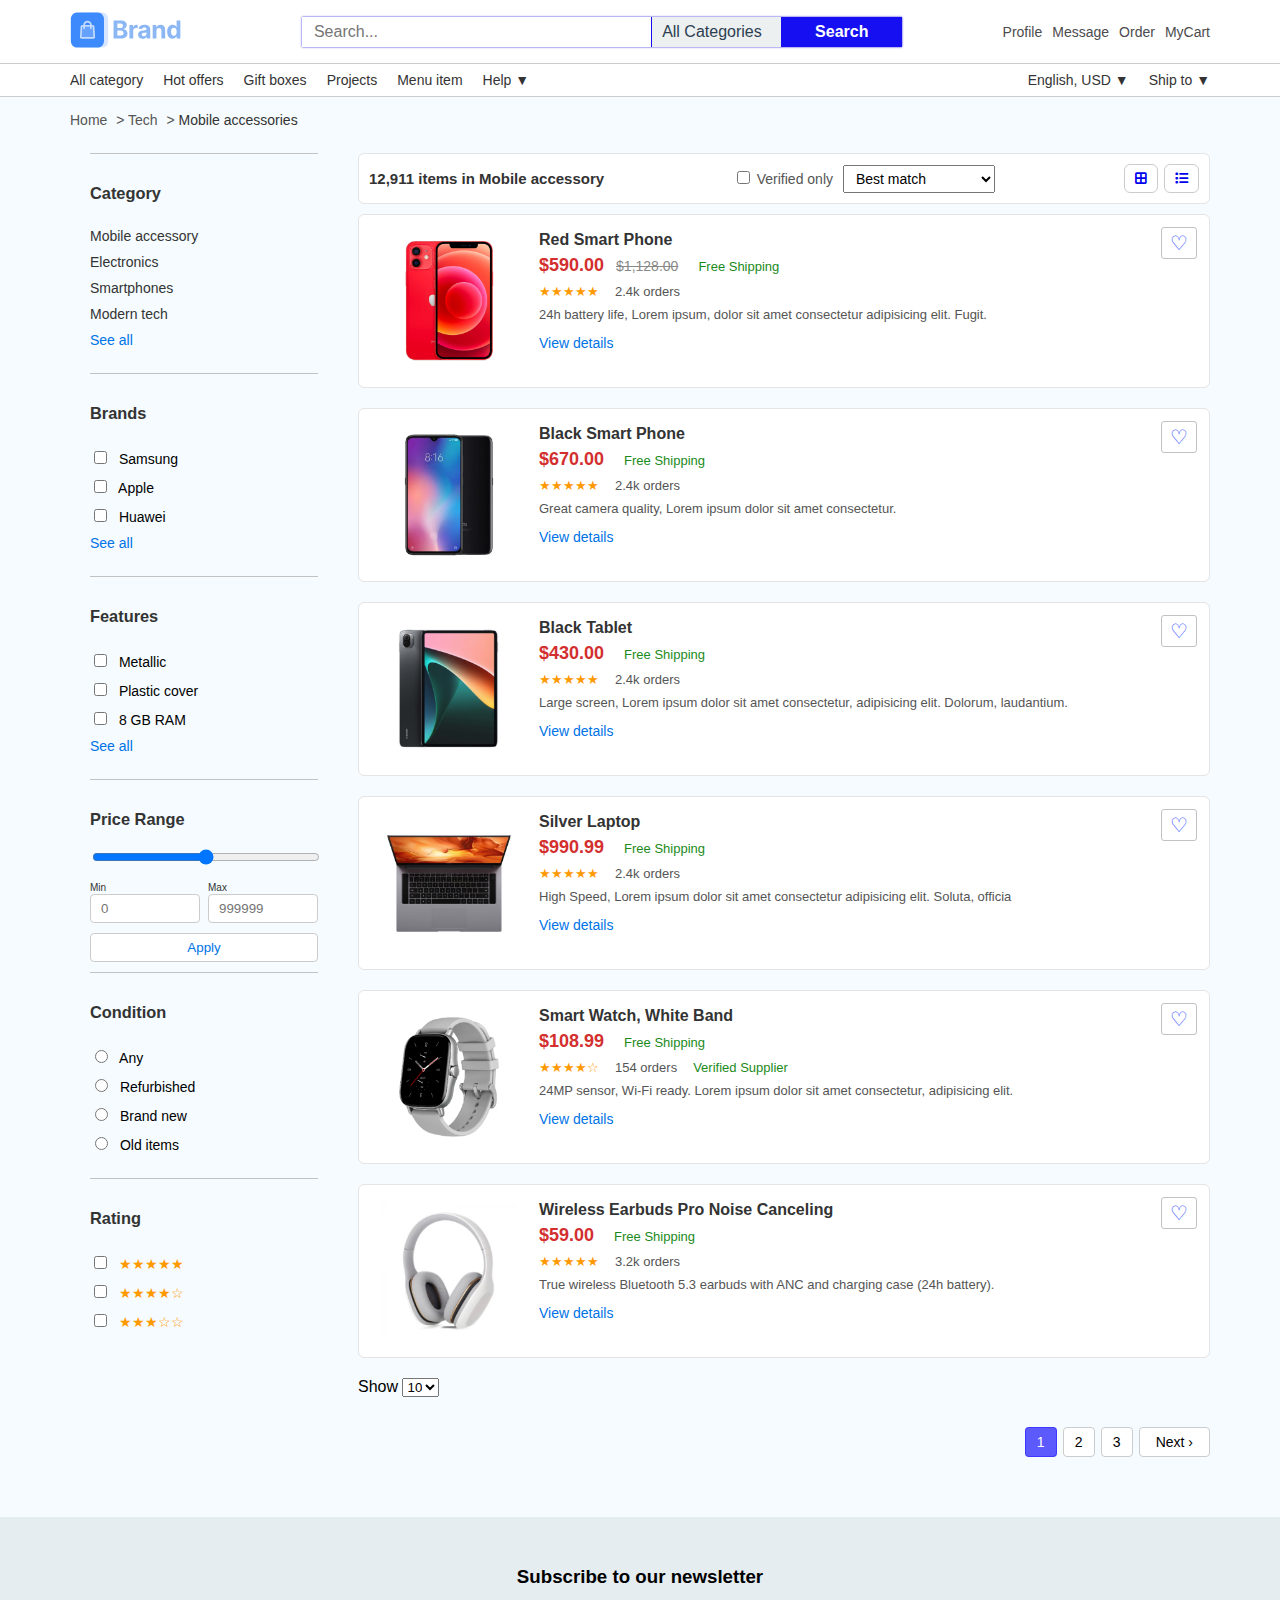
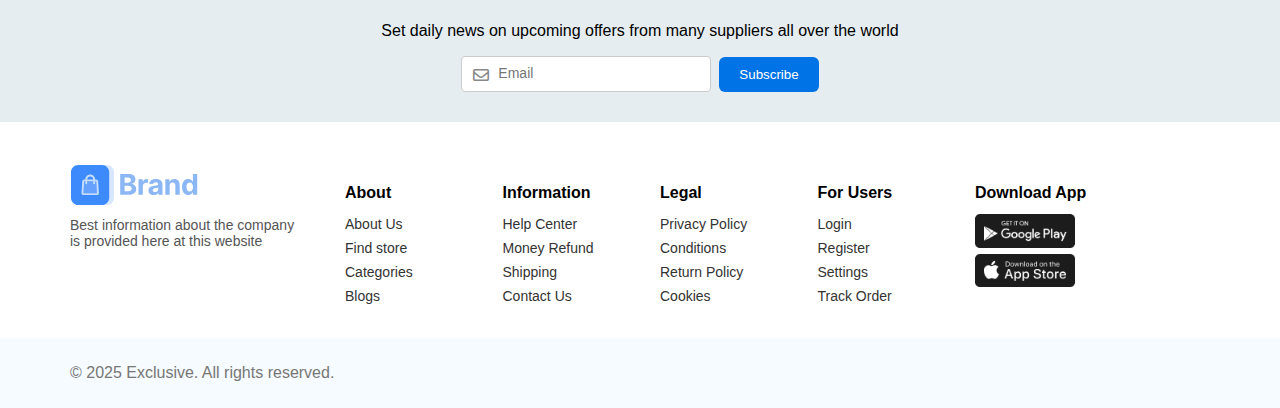
<file: list-view/index.html>
<!DOCTYPE html>
<html lang="en">
<head>
  <meta charset="UTF-8" />
  <meta name="viewport" content="width=device-width, initial-scale=1.0"/>
  <link rel="stylesheet" href="https://cdnjs.cloudflare.com/ajax/libs/font-awesome/6.4.0/css/all.min.css">
  <title>Web-List-View</title>
  <link rel="stylesheet" href="style.css" />
</head>
<body>

  <nav class="navbar">
    <div class="nav-left">
        <a href="../web-main/index.html" target="_blank"><img src="../images/logo-colored.svg" alt="logo-colored"></a>
    </div>

    <div class="nav-center">
    <div class="search-container">
        <input type="text" placeholder="Search...">
        <select class="category-select">
        <option>All Categories</option>
        <option>Books</option>
        <option>Clothing</option>
        <option>Electronics</option>
        </select>
        <button class="search-button">Search</button>
    </div>
    </div>

    <div class="nav-right">
        <a href="#">Profile</a>
        <a href="#">Message</a>
        <a href="#">Order</a>
        <a href="../cart/index.html">MyCart</a>
    </div>
  </nav>

  <div class="menu-bar">
    <ul class="menu-list">
      <li><a href="#">All category</a></li>
      <li><a href="#">Hot offers</a></li>
      <li><a href="#">Gift boxes</a></li>
      <li><a href="#">Projects</a></li>
      <li><a href="#">Menu item</a></li>
      <li><a href="#">Help ▼</a></li>

      <div class="menu-right">
        <li><a href="#">English, USD ▼</a></li>
        <li><a href="#">Ship to ▼</a></li>
      </div>
    </ul>
  </div>

  <!-- Breadcrumb / History Tabs -->
    <div class="breadcrumb">
        <a href="../web-main/index.html">Home</a> &gt;
        <a href="#">Tech</a> &gt;
        <!-- <a href="#">Men's Wear</a> &gt; -->
        <span>Mobile accessories</span>
    </div>

  <!-- Main Content Wrapper -->
<div class="main-content">
  
  <!-- Sidebar -->
  <aside class="sidebar">
    <h3>Category</h3>
    <ul id="category-list">
      <li><a href="#">Mobile accessory</a></li>
      <li><a href="#">Electronics</a></li>
      <li><a href="#">Smartphones</a></li>
      <li><a href="#">Modern tech</a></li>
      
      <li class="extra hidden">Home appliances</li>
      <li class="extra hidden">Gaming</li>
      
      <li id="see-all">
        <a href="#" onclick="toggleSeeMore('category-list'); return false;">See all</a>
      </li>
    </ul>
    
    <h3>Brands</h3>
    <ul>
      <li><input type="checkbox"> Samsung</li>
      <li><input type="checkbox"> Apple</li>
      <li><input type="checkbox"> Huawei</li>

      <li class="extra hidden">Lenovo</li>
      <li class="extra hidden">Pocco</li>
      
      <li id="see-all">
        <a href="#" onclick="toggleSeeMore('category-list'); return false;">See all</a>
      </li>
    </ul>
    
    <h3>Features</h3>
    <ul>
      <li><input type="checkbox"> Metallic</li>
      <li><input type="checkbox"> Plastic cover</li>
      <li><input type="checkbox"> 8 GB RAM</li>

      <li class="extra hidden">Superr power</li>
      <li class="extra hidden">Large Memory</li>
      
      <li id="see-all">
        <a href="#" onclick="toggleSeeMore('category-list'); return false;">See all</a>
      </li>
    </ul>

    <h3>Price Range</h3>
    <input type="range" min="0" max="2000" step="50">
    <div class="price-range">
        <div class="mindiv">
            <label for="min-price">Min</label>
            <input type="number" id="min-price" placeholder="0" class="price-input">
        </div>
        <!-- <span>-</span> -->
        <div class="maxdiv">
            <label for="max-price">Max</label>
            <input type="number" id="max-price" placeholder="999999" class="price-input">
        </div>
    </div>
    <button class="apply-btn">Apply</button>

    <h3>Condition</h3>
    <ul>
        <li><input type="radio"> Any</li>
        <li><input type="radio"> Refurbished</li>
        <li><input type="radio"> Brand new</li>
        <li><input type="radio"> Old items</li>
    </ul>


    <h3>Rating</h3>
    <ul class="rating">
      <li><input type="checkbox" name="rating"> ★★★★★</li>
      <li><input type="checkbox" name="rating"> ★★★★☆</li>
      <li><input type="checkbox" name="rating"> ★★★☆☆</li>
    </ul>
  </aside>

  <!-- Product listing will go here -->
  <section class="product-list">
  <div class="product-list-header">
    <h2>12,911 items in <strong>Mobile accessory</strong></h2>
    <div class="sort-controls">
      <label><input type="checkbox" /> Verified only</label>
      <select id="sort">
        <option>Best match</option>
        <option>Price: Low to High</option>
        <option>Price: High to Low</option>
        <option>Top Rated</option>
      </select>
    </div>
    <div class="controls">
    <button class="view-toggle"><a href="../grid-view/index.html"><i class="fa-solid fa-border-all"></i></a></button>
    <button class="view-toggle"><a href="../list-view/index.html"><i class="fa-solid fa-list"></i></a></button>
  </div>
  </div>

  <!-- Product Card -->
  
  <article class="product-card">
    <div class="product-img-wrap">
      <img src="../images/tech1.jpg" alt="Red Smart Phone">
    </div>
    <div class="product-info">
      <h3 class="product-title">
        <a href="#">Red Smart Phone</a>
      </h3>
      
      <div class="product-price-row">
        <span class="price">$590.00</span>
        <span class="old-price">$1,128.00</span>
        <span class="shipping">Free Shipping</span>
      </div>

      <div class="product-meta-row">
        <span class="rating">★★★★★</span>
        <span class="orders">2.4k orders</span>
      </div>

      <p class="product-desc">
        24h battery life, Lorem ipsum, dolor sit amet consectetur adipisicing elit. Fugit.
      </p>
      
      <a href="../details/index.html" class="details-link">View details</a>
    </div>
    <button class="wishlist-btn" aria-label="Add to wishlist">♡</button>
  </article>
  
  <article class="product-card">
    <div class="product-img-wrap">
      <img src="../images/tech3.jpg" alt="black Smart Phone">
    </div>
    <div class="product-info">
      <h3 class="product-title">
        <a href="#">Black Smart Phone</a>
      </h3>
      
      <div class="product-price-row">
        <span class="price">$670.00</span>
        <span class="shipping">Free Shipping</span>
      </div>

      <div class="product-meta-row">
        <span class="rating">★★★★★</span>
        <span class="orders">2.4k orders</span>
      </div>
      
      <p class="product-desc">
        Great camera quality, Lorem ipsum dolor sit amet consectetur.
      </p>
      
      <a href="#" class="details-link">View details</a>
    </div>
    <button class="wishlist-btn" aria-label="Add to wishlist">♡</button>
  </article>
  
  <article class="product-card">
    <div class="product-img-wrap">
      <img src="../images/tech2.jpg" alt="Black Tablet">
    </div>
    <div class="product-info">
      <h3 class="product-title">
        <a href="#">Black Tablet</a>
      </h3>

      <div class="product-price-row">
        <span class="price">$430.00</span>
        <span class="shipping">Free Shipping</span>
      </div>
      
      <div class="product-meta-row">
        <span class="rating">★★★★★</span>
        <span class="orders">2.4k orders</span>
      </div>
      
      <p class="product-desc">
        Large screen, Lorem ipsum dolor sit amet consectetur, adipisicing elit. Dolorum, laudantium.
      </p>
      
      <a href="#" class="details-link">View details</a>
    </div>
    <button class="wishlist-btn" aria-label="Add to wishlist">♡</button>
  </article>
  
  <article class="product-card">
    <div class="product-img-wrap">
    <img src="../images/tech7.jpg" alt="Silver Laptop">
  </div>
  <div class="product-info">
    <h3 class="product-title">
      <a href="#">Silver Laptop</a>
    </h3>
    
    <div class="product-price-row">
      <span class="price">$990.99</span>
      <span class="shipping">Free Shipping</span>
    </div>

    <div class="product-meta-row">
      <span class="rating">★★★★★</span>
      <span class="orders">2.4k orders</span>
    </div>
    
    <p class="product-desc">
      High Speed, Lorem ipsum dolor sit amet consectetur adipisicing elit. Soluta, officia
    </p>

    <a href="#" class="details-link">View details</a>
  </div>
  <button class="wishlist-btn" aria-label="Add to wishlist">♡</button>
</article>

<article class="product-card">
  <div class="product-img-wrap">
    <img src="../images/tech8.jpg" alt="Smart Watch">
  </div>
  <div class="product-info">
    <h3 class="product-title">
      <a href="#">Smart Watch, White Band</a>
    </h3>

    <div class="product-price-row">
      <span class="price">$108.99</span>
      <span class="shipping">Free Shipping</span>
    </div>

    <div class="product-meta-row">
      <span class="rating">★★★★☆</span>
      <span class="orders">154 orders</span>
      <span class="verified">Verified Supplier</span>
    </div>

    <p class="product-desc">
      24MP sensor, Wi-Fi ready. Lorem ipsum dolor sit amet consectetur, adipisicing elit.
    </p>

    <a href="#" class="details-link">View details</a>
  </div>
  <button class="wishlist-btn" aria-label="Add to wishlist">♡</button>
</article>
<article class="product-card">
    <div class="product-img-wrap">
      <img src="../images/tech9.jpg" alt="Wireless Earbuds Pro">
    </div>
    <div class="product-info">
      <h3 class="product-title">
        <a href="#">Wireless Earbuds Pro Noise Canceling</a>
      </h3>

      <div class="product-price-row">
        <span class="price">$59.00</span>
        <span class="shipping">Free Shipping</span>
      </div>

      <div class="product-meta-row">
        <span class="rating">★★★★★</span>
        <span class="orders">3.2k orders</span>
      </div>

      <p class="product-desc">
        True wireless Bluetooth 5.3 earbuds with ANC and charging case (24h battery).
      </p>

      <a href="#" class="details-link">View details</a>
    </div>
    <button class="wishlist-btn" aria-label="Add to wishlist">♡</button>
  </article>


  <!-- Pagination -->
   <div class="pagination-control">
  <label for="show-count">Show</label>
  <select id="show-count" name="show-count">
    <option>10</option>
    <option>20</option>
    <option>30</option>
    <option>50</option>
  </select>
</div>

  <nav class="pagination">
    <button class="page-btn current">1</button>
    <button class="page-btn">2</button>
    <button class="page-btn">3</button>
    <button class="page-btn next">Next ›</button>
  </nav>
</section>

</div>


  <div class="subscribe">
    <h3>Subscribe to our newsletter</h3>
    <p>Set daily news on upcoming offers from many suppliers all over the world</p>
    <div class="email">
      <i class="fa-regular fa-envelope email-icon"></i>
      <input type="text" placeholder="Email">
      <button id="subscribe">Subscribe</button>
      </div>
  </div>

<footer class="main-footer">
  <div class="footer-grid">
    <div class="footer-brand">
      <a href="#" target="_blank"><img src="../images/logo-colored.svg" alt="logo-colored"></a>
      <p>Best information about the company is provided here at this website</p>
    </div>

    <!-- List Columns -->
    <div class="footer-column">
      <h4>About</h4>
      <ul>
        <li><a href="#">About Us</a></li>
        <li><a href="#">Find store</a></li>
        <li><a href="#">Categories</a></li>
        <li><a href="#">Blogs</a></li>
      </ul>
    </div>

    <div class="footer-column">
      <h4>Information</h4>
      <ul>
        <li><a href="#">Help Center</a></li>
        <li><a href="#">Money Refund</a></li>
        <li><a href="#">Shipping</a></li>
        <li><a href="#">Contact Us</a></li>
      </ul>
    </div>

    <div class="footer-column">
      <h4>Legal</h4>
      <ul>
        <li><a href="#">Privacy Policy</a></li>
        <li><a href="#">Conditions</a></li>
        <li><a href="#">Return Policy</a></li>
        <li><a href="#">Cookies</a></li>
      </ul>
    </div>

    <div class="footer-column">
      <h4>For Users</h4>
      <ul>
        <li><a href="#">Login</a></li>
        <li><a href="#">Register</a></li>
        <li><a href="#">Settings</a></li>
        <li><a href="#">Track Order</a></li>
      </ul>
    </div>

    <!-- QR & App Download -->
    <div class="footer-apps">
      <h4>Download App</h4>
      <div class="store-badges">
        <img src="../images/Group.png" alt="App Store" />
        <img src="../images/Group1.png" alt="Google Play" />
      </div>
    </div>
  </div>

</footer>
  <p id="footer-bottom">&copy; 2025 Exclusive. All rights reserved.</p>


  <script src="app.js"></script>
</body>
</html>
</file>
<file: list-view/style.css>
body {
  margin: 0;
  font-family: Arial, sans-serif;
  background: #f5fbfe;
}

.navbar {
  display: flex;
  align-items: center;
  padding: 10px 70px;
  background-color: white;
  color: black;
  border-bottom: 1px solid #ccc;
  flex-wrap: nowrap;
}

.nav-left img {
  height: 40px;
  width: auto;
}

.nav-left, .nav-right {
  display: flex;
  align-items: center;
  gap: 10px;
}

.nav-left a, .nav-right a {
  color: #4c4b4d;
  text-decoration: none;
  font-weight: 500;
  transition: color 0.2s ease-in-out;
  font-size: 14px;
  /* padding: 4px; */
}

.nav-left a:hover, .nav-right a:hover {
  color: #160ff1;
}

.nav-center {
  flex: 1;
  display: flex;
  justify-content: center;
  align-items: center;
  min-width: 300px;
}

.search-container {
  display: flex;
  width: 100%;
  max-width: 600px;
  height: 30px;
  border-radius: 6px solid rgb(46, 33, 231);
  box-shadow: 0 0 2px rgb(46, 33, 231);
  background-color: whiste;
  min-width: 280px;
  overflow: hidden;
}

.search-container input[type="text"] {
  flex: 3;
  border: none;
  padding: 0 12px;
  font-size: 16px;
  outline: none;
  min-width: 0;
}

.search-container select {
  flex: 1;
  border: none;
  outline: none;
  font-size: 16px;
  padding: 0 10px;
  background-color: #ecf0f1;
  color: #2c3e50;
  border-left: 1px solid #160ff1;
  border-right: 1px solid #160ff1;
  appearance: none;
  min-width: 0;
}

.search-container button {
  flex: 1;
  border: none;
  background-color: #160ff1;
  color: white;
  font-weight: bold;
  cursor: pointer;
  font-size: 16px;
  transition: background-color 0.3s ease;
  min-width: 0;
}

.search-container button:hover {
  background-color: #100ab4;
}

.menu-bar {
  background-color: #fff;
  border-bottom: 1px solid #ccc;
  padding: 8px 70px;
  font-size: 14px;
}

.menu-list {
  display: flex;
  justify-content: space-between;
  align-items: center;
  list-style: none;
  padding: 0;
  margin: 0;
  flex-wrap: wrap;
  width: 100%;
}

.menu-list li {
  margin-right: 20px;
}

.menu-list a {
  text-decoration: none;
  color: #333;
  font-weight: 500;
  transition: color 0.2s;
}

.menu-list a:hover {
  color: #3730fdcd;
}

.menu-right {
  display: flex;
  margin-left: auto;
  gap: 20px;
}

.menu-right li {
  margin: 0;
}

.breadcrumb {
  font-size: 14px;
  color: #555;
  padding: 15px 70px;
}

.breadcrumb a {
  color: #555;
  text-decoration: none;
  margin-right: 5px;
}

.breadcrumb a:hover {
  text-decoration: underline;
}

.breadcrumb span {
  color: #333;
  font-weight: 500;
}


/* ---------------------- */
.main-content {
  display: flex;
  padding: 0 70px;
}

.sidebar {
  width: 20%;
  padding: 0 20px;
  margin-right: 20px;
  font-size: 14px;
}

.sidebar h3 {
  margin: 10px 0;
  color: #333;
  font-weight: 600;
  border-top: 1px solid #c2c2c2;
  padding-top: 30px;
}

.sidebar ul {
  list-style: none;
  padding: 2px 0;
}

.sidebar ul li {
  margin: 8px 0;
  padding: 1px 0;
}

.sidebar input[type="checkbox"],
.sidebar input[type="radio"] {
  margin-right: 8px;
}

.sidebar input[type="range"] {
  width: 100%;
  margin-top: 10px;
}
.sidebar a {
  text-decoration: none;
  color: #333;
  font-weight: 500;
  transition: color 0.2s;
}
#see-all {
    color: #3730fdcd;
}
.sidebar a:hover {
    color: #3730fdcd;
}
.price-range {
  display: flex;
  /* flex-direction: column; */
  gap: 8px;
  margin-top: 10px;
}

.price-range label {
  font-size: 10px;
  color: #333;
  margin-top: 5px;
}

.price-input {
  padding: 6px 10px;
  width: 80%;
  border: 1px solid #ccc;
  border-radius: 4px;
  display: flex;
}
.mindiv, .maxdiv{
    flex-direction: column;
}
.apply-btn {
  padding: 6px 10px;
  background-color: white;
  color: #0073e6;
  width: 100%;
  border: none;
  border: 1px solid #cbcbcb;
  border-radius: 4px;
  cursor: pointer;
  margin-top: 10px;
  transition: background 0.2s ease;
}
.hidden {
  display: none;
}
#see-all a {
  color: #0073e6;
  font-size: 14px;
  text-decoration: none;
}

#see-all a:hover {
  text-decoration: underline;
}

.apply-btn:hover {
  background-color: #d3e8fd;
}


.product-list {
  flex: 1;
  padding-bottom: 60px;
}
.product-list-header {
  display: flex;
  justify-content: space-between;
  align-items: center;
  margin: 10px 0;
  padding: 10px;
  font-size: 14px;
  border: 1px solid #e4e4e4;
  background: #fff;
  border-radius: 6px;
}
.product-list-header h2 {
  margin: 0;
  font-size: 15px;
  color: #333;
}
.sort-controls {
  font-size: 14px;
  color: #555;
}
.sort-controls select {
  margin-left: 6px;
  padding: 4px 8px;
  font-size: 14px;
}

.product-card {
  position: relative;
  display: flex;
  gap: 20px;
  background: #fff;
  padding: 16px 20px;
  margin-bottom: 20px;
  border: 1px solid #e4e4e4;
  border-radius: 6px;
  transition: box-shadow 0.15s ease;
}
.product-card:hover {
  box-shadow: 0 2px 10px rgba(0,0,0,.08);
}

.product-img-wrap {
  width: 140px;
  height: 140px;
  flex-shrink: 0;
  display: flex;
  align-items: center;
  justify-content: center;
}
.product-card img {
  max-width: 100%;
  max-height: 100%;
  object-fit: contain;
}

/* Info */
.product-info {
  flex: 1;
  min-width: 0;
}
.product-title {
  margin: 0 0 6px;
  font-size: 16px;
  font-weight: 600;
  color: #333;
}
.product-title a {
  text-decoration: none;
  color: inherit;
}
.product-title a:hover {
  color: #3730fdcd;
}

/* Price row */
.product-price-row {
  display: flex;
  align-items: baseline;
  gap: 12px;
  margin-bottom: 8px;
  font-size: 15px;
}
.price {
  color: #d32f2f;
  font-weight: 700;
  font-size: 18px;
}
.old-price {
  color: #888;
  text-decoration: line-through;
  font-size: 14px;
}
.shipping {
  color: #1b8a1b;
  font-size: 13px;
  margin-left: 8px;
}

/* Meta row: rating, orders, flags */
.product-meta-row {
  display: flex;
  flex-wrap: wrap;
  gap: 16px;
  font-size: 13px;
  color: #666;
  margin-bottom: 8px;
}
.rating {
  color: #ff9900;
}
.orders {
  color: #555;
}
.verified {
  color: #1b8a1b;
  font-weight: 500;
}

/* Description */
.product-desc {
  margin: 0 0 10px;
  font-size: 13px;
  color: #555;
  line-height: 1.3;
  max-width: 600px;
  overflow: hidden;
  text-overflow: ellipsis;
  display: -webkit-box;
  /* -webkit-line-clamp: 2;      show 2 lines */
  -webkit-box-orient: vertical;
}

/* Details link */
.details-link {
  font-size: 14px;
  color: #0073e6;
  text-decoration: none;
  font-weight: 500;
}
.details-link:hover {
  text-decoration: underline;
}

/* Wishlist heart */
.wishlist-btn {
  position: absolute;
  top: 12px;
  right: 12px;
  background: none;
  border: 1px solid #c2c2c2;
  border-radius: 3px;
  padding: 5px 8px;
  font-size: 20px;
  line-height: 1;
  cursor: pointer;
  color: #334efe;
  transition: color 0.15s ease;
}
.wishlist-btn:hover {
  color: #d32f2f;
}

/* Pagination */
.pagination {
  display: flex;
  justify-content: flex-end;
  gap: 6px;
  margin-top: 30px;
}
.page-btn {
  min-width: 32px;
  padding: 6px 10px;
  font-size: 14px;
  border: 1px solid #ccc;
  background: #fff;
  border-radius: 4px;
  cursor: pointer;
  transition: background .1s;
}
.page-btn:hover {
  background: #f3f3ff;
  border-color: #3730fdcd;
}
.page-btn.current {
  background: #3730fdcd;
  border-color: #3730fdcd;
  color: #fff;
  cursor: default;
}
.page-btn.next {
  padding: 6px 16px;
}
.controls {
  display: flex;
  align-items: center;
  gap: 0.4rem;
}
.controls select {
  padding: 6px;
  border-radius: 6px;
  border: 1px solid #ccc;
}
.view-toggle {
  padding: 6px 10px;
  background: white;
  border: 1px solid #ccc;
  border-radius: 6px;
  cursor: pointer;
}

.main-footer {
  background-color: white;
  padding: 40px 70px 20px;
  font-size: 14px;
  color: #333;
}

.footer-grid {
  display: grid;
  grid-template-columns: 2fr repeat(4, 1fr) 2fr;
  gap: 40px;
}

.footer-brand h2 {
  font-size: 24px;
  margin-bottom: 12px;
  color: #000;
}

.footer-brand p {
  margin: 6px 0;
  color: #555;
}

.footer-column h4,
.footer-apps h4 {
  font-size: 16px;
  margin-bottom: 12px;
  color: #000;
}

.footer-column ul {
  list-style: none;
  padding: 0;
}

.footer-column ul li {
  margin-bottom: 8px;
}

.footer-column ul li a {
  text-decoration: none;
  color: #333;
}

.footer-column ul li a:hover {
  text-decoration: underline;
}

.footer-apps .qr-img {
  width: 80px;
  margin-bottom: 10px;
}

.store-badges img {
  width: 100px;
  margin: 6px 0;
  display: block;
}

#footer-bottom {
  text-align: start;
  padding: 10px 70px;
  color: #777;
}

.subscribe{
  display: flex;
  justify-content: center;
  align-items: center;
  flex-direction: column;
  padding: 30px;
  background: #e6edf0;
  /* background: #f5f5f5; */
}
#subscribe{
  background: #0073e6;
  color: white;
  border: none;
  padding: 10px 20px;
  border-radius: 6px;
  cursor: pointer;
  transition: background 0.3s;
}
#subscribe:hover {
  background: #005bb5;
}
.email {
  position: relative;
  display: flex;
  align-items: center;
  gap: 8px;
}

.email input {
  padding: 8px 12px 10px 36px; /* left padding for icon */
  border: 1px solid #ccc;
  border-radius: 4px;
  outline: none;
  font-size: 14px;
  width: 200px;
}

.email-icon {
  position: absolute;
  left: 12px;
  color: #888;
  pointer-events: none;
  top: 28%;
}
</file>
